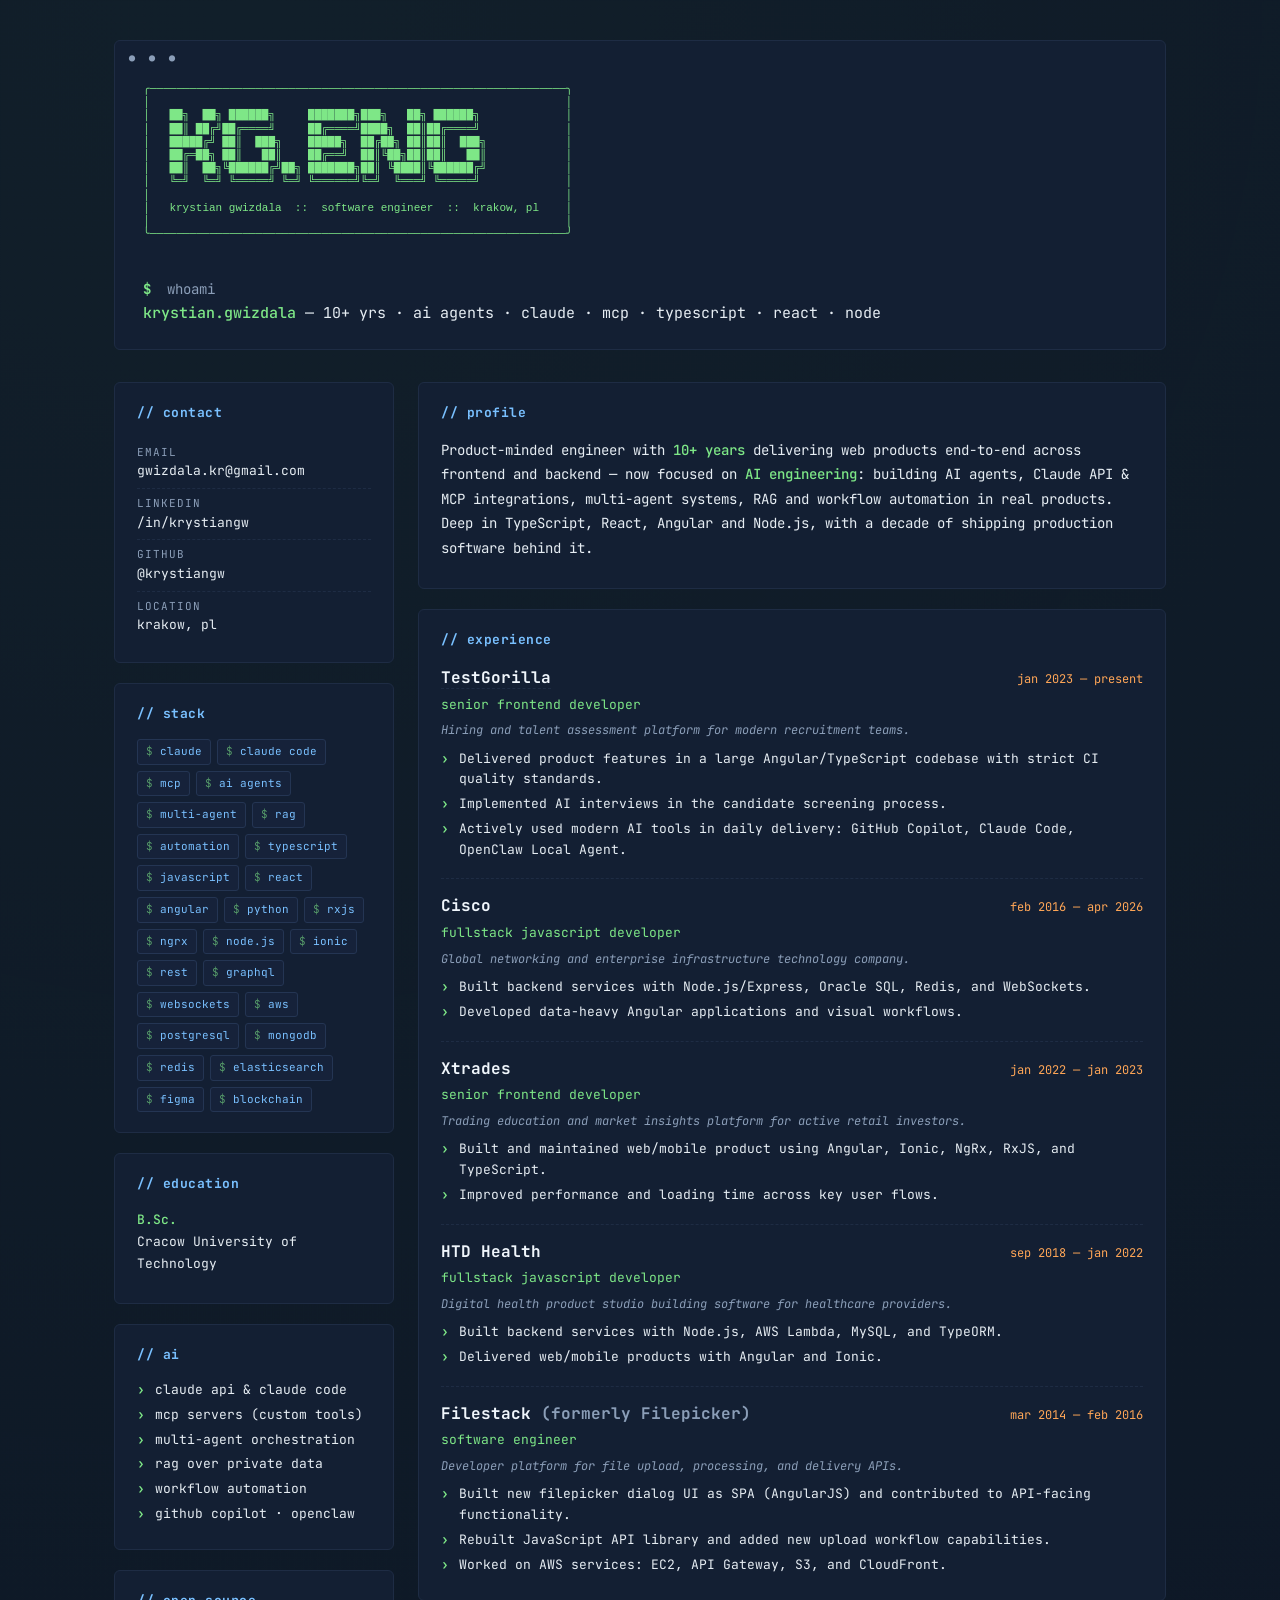
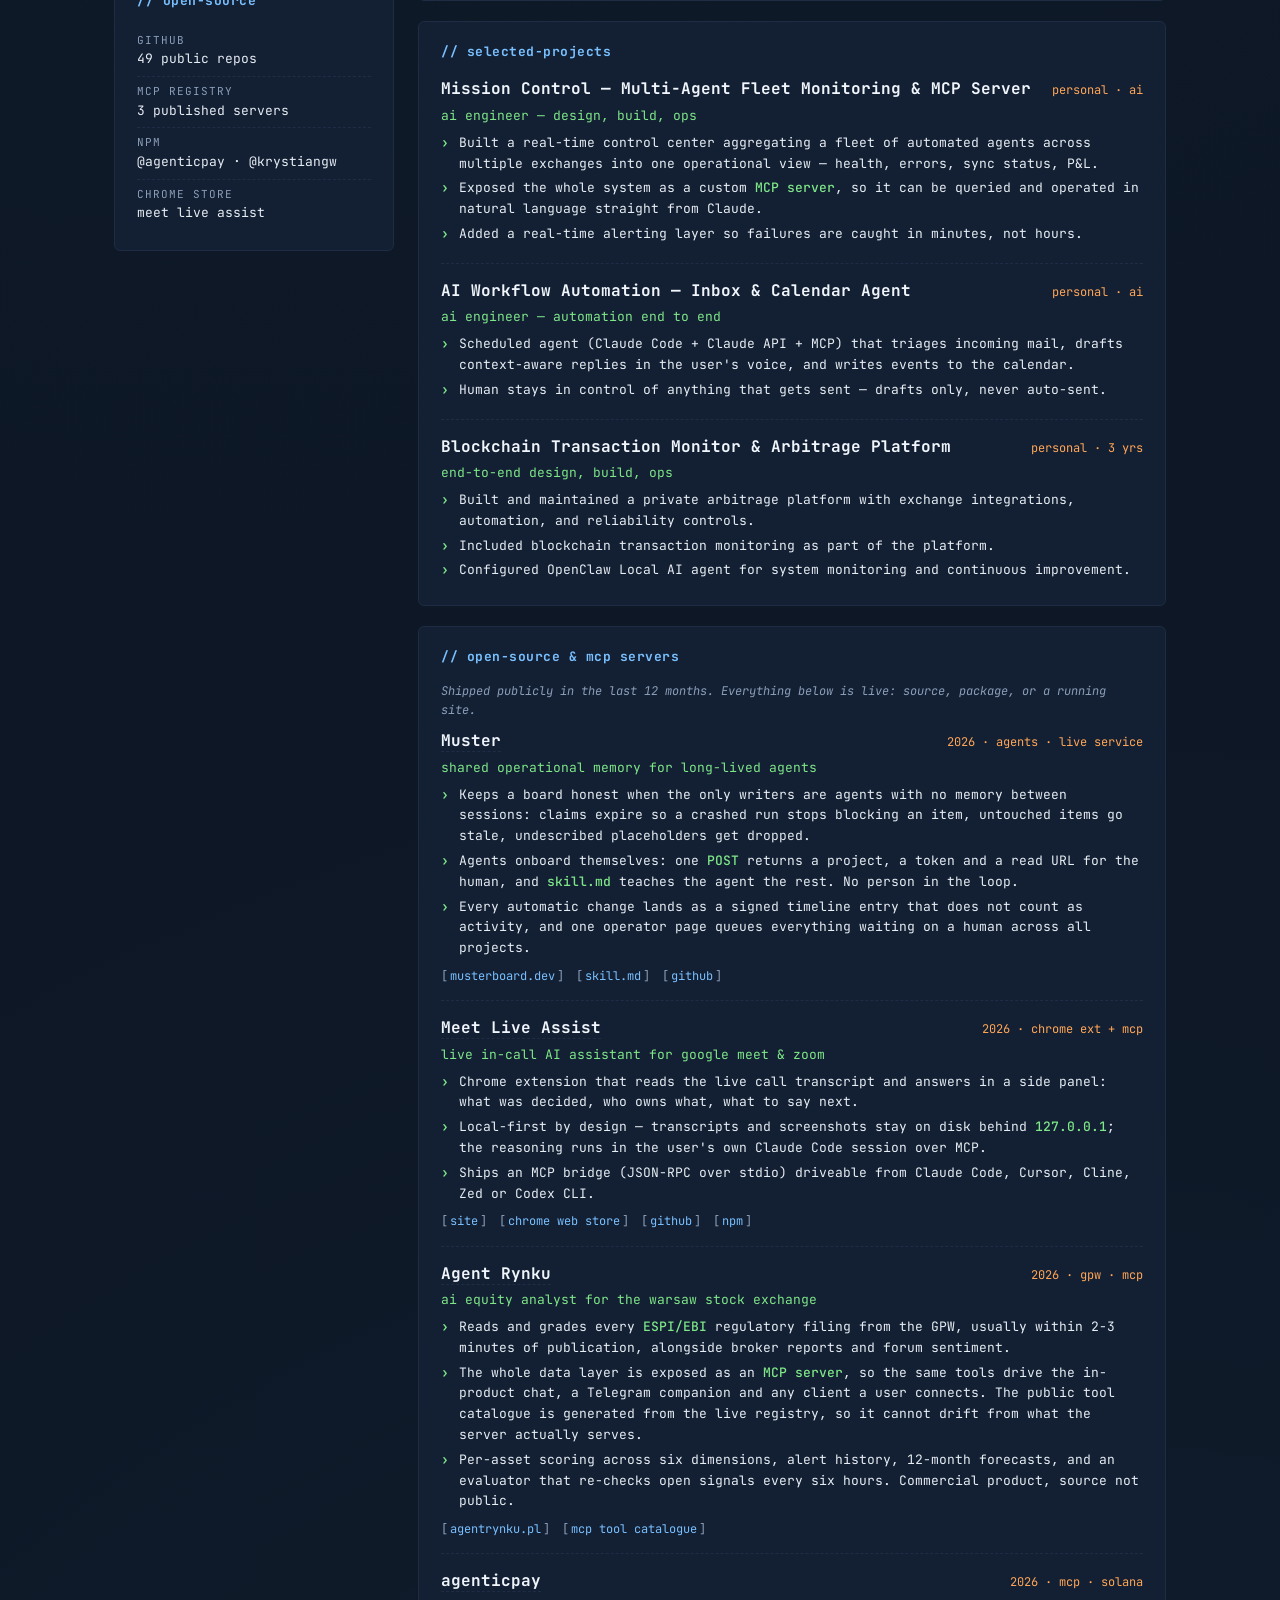
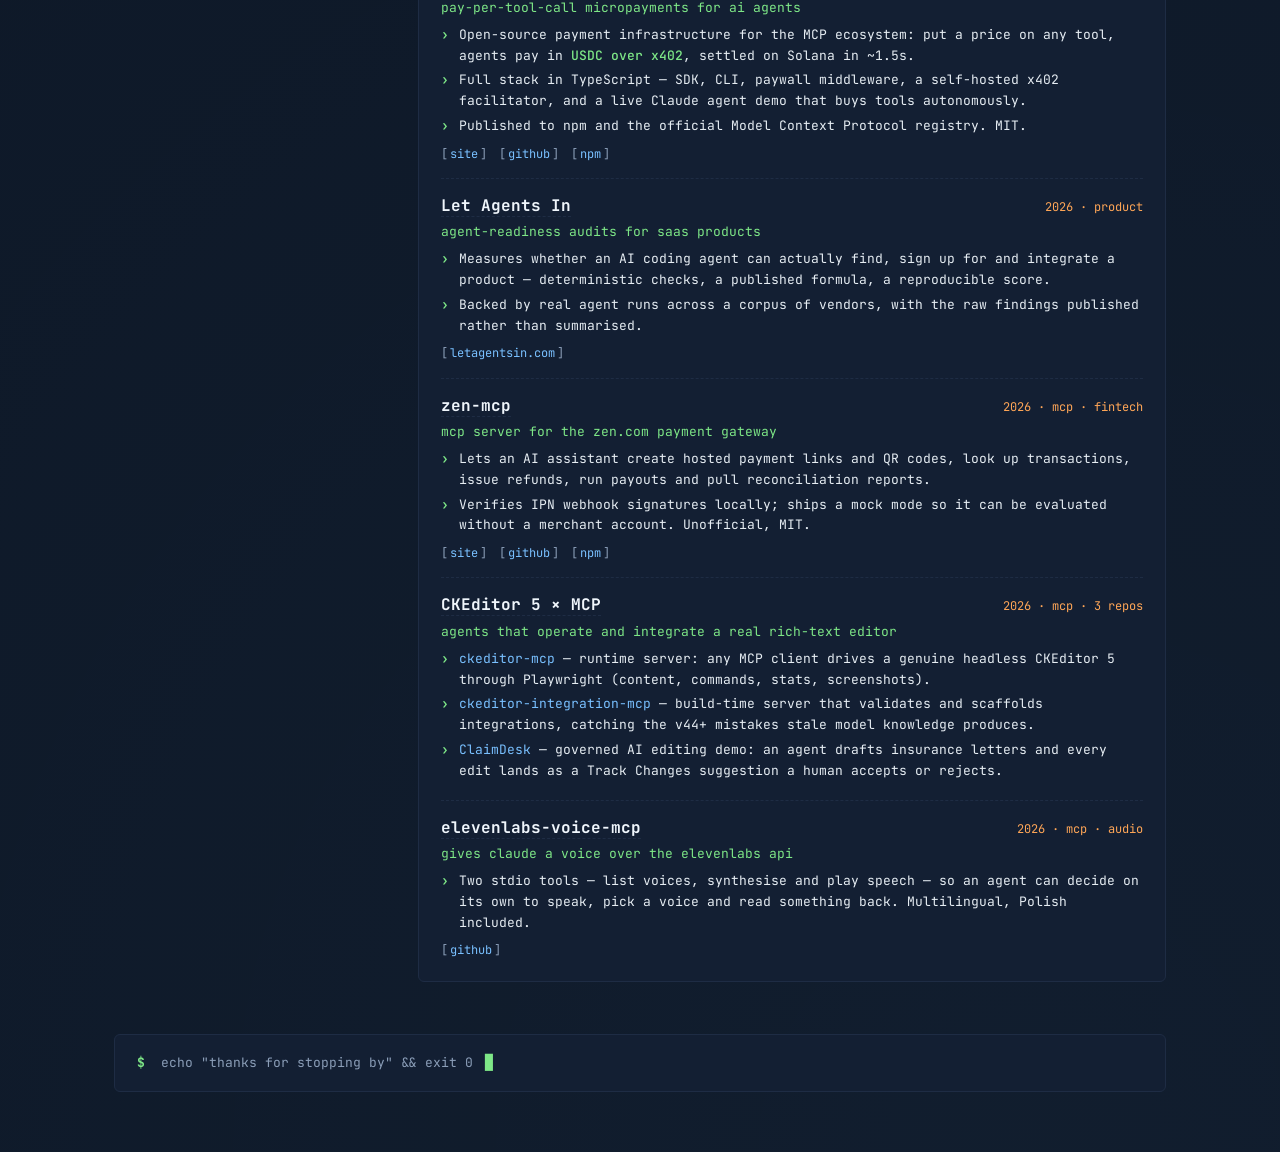
<file: index.html>
<!DOCTYPE html>
<html lang="en">
<head>
  <meta charset="UTF-8" />
  <meta name="viewport" content="width=device-width, initial-scale=1.0" />
  <title>Krystian Gwizdala — AI Engineer & Full-Stack Developer · Claude · MCP · TypeScript / React</title>
  <meta name="description" content="Krystian Gwizdala, AI engineer and full-stack developer in Krakow. 10+ years shipping web products, now building AI agents, Claude API and MCP integrations." />
  <meta name="author" content="Krystian Gwizdala" />
  <meta name="keywords" content="Krystian Gwizdala, AI engineer, software engineer, fullstack developer, frontend developer, Claude, Claude Code, MCP, Model Context Protocol, MCP server, AI agents, multi-agent, RAG, workflow automation, TypeScript, React, Angular, Node.js, Python, RxJS, NgRx, blockchain, Krakow, Poland, portfolio, open source, Muster, Agent Rynku, GPW, ESPI, Meet Live Assist, agenticpay, x402, zen-mcp, ckeditor-mcp, Let Agents In" />
  <link rel="canonical" href="https://krystian-gwizdala.github.io/" />
  <meta name="google-site-verification" content="AivhVutlgdzwPhOT26aWe5RxRWJp5YqixFXJ6ie48nM" />
  <meta name="robots" content="index, follow" />
  <meta name="googlebot" content="index, follow" />

  <meta property="og:type" content="profile" />
  <meta property="og:title" content="Krystian Gwizdala — AI Engineer & Full-Stack Developer" />
  <meta property="og:description" content="10+ years delivering web products end-to-end, now building AI agents, Claude API & MCP integrations and workflow automation. TypeScript, React, Node.js." />
  <meta property="og:url" content="https://krystian-gwizdala.github.io/" />
  <meta property="og:site_name" content="Krystian Gwizdala" />
  <meta property="og:image" content="https://krystian-gwizdala.github.io/og-image.png" />
  <meta property="og:image:width" content="1200" />
  <meta property="og:image:height" content="630" />
  <meta property="og:image:alt" content="Terminal window reading KG.ENG in block letters: krystian.gwizdala, AI Engineer and Full-Stack Developer, 10+ yrs, claude, mcp, ai agents, typescript, react, node." />
  <meta property="profile:first_name" content="Krystian" />
  <meta property="profile:last_name" content="Gwizdala" />
  <meta property="profile:username" content="krystiangw" />

  <meta name="twitter:card" content="summary_large_image" />
  <meta name="twitter:title" content="Krystian Gwizdala — AI Engineer & Full-Stack Developer" />
  <meta name="twitter:description" content="10+ years delivering web products end-to-end, now building AI agents, Claude API & MCP integrations and workflow automation. TypeScript, React, Node.js." />
  <meta name="twitter:image" content="https://krystian-gwizdala.github.io/og-image.png" />

  <link rel="preconnect" href="https://fonts.googleapis.com" />
  <link rel="preconnect" href="https://fonts.gstatic.com" crossorigin />
  <link href="https://fonts.googleapis.com/css2?family=JetBrains+Mono:wght@400;500;700&display=swap" rel="stylesheet" />
  <link rel="icon" href="icon.svg" type="image/svg+xml" />
  <link rel="stylesheet" href="style.css" />

  <script type="application/ld+json">
  {
    "@context": "https://schema.org",
    "@type": "Person",
    "name": "Krystian Gwizdala",
    "givenName": "Krystian",
    "familyName": "Gwizdala",
    "jobTitle": "AI Engineer & Full-Stack Developer",
    "description": "Product-minded engineer with 10+ years delivering web products end-to-end, now building AI agents, Claude API & MCP integrations, multi-agent systems, RAG and workflow automation.",
    "url": "https://krystian-gwizdala.github.io/",
    "email": "mailto:gwizdala.kr@gmail.com",
    "address": {
      "@type": "PostalAddress",
      "addressLocality": "Krakow",
      "addressCountry": "PL"
    },
    "alumniOf": {
      "@type": "CollegeOrUniversity",
      "name": "Cracow University of Technology"
    },
    "knowsAbout": [
      "AI Engineering", "Claude", "Claude Code", "Claude API",
      "Model Context Protocol (MCP)", "AI Agents", "Multi-Agent Systems",
      "Retrieval-Augmented Generation (RAG)", "Workflow Automation",
      "TypeScript", "JavaScript", "React", "Angular", "Node.js", "Python",
      "RxJS", "NgRx", "REST APIs", "GraphQL", "WebSockets",
      "AWS", "PostgreSQL", "MongoDB", "Redis", "Elasticsearch",
      "Blockchain"
    ],
    "sameAs": [
      "https://github.com/krystiangw",
      "https://www.linkedin.com/in/krystiangw"
    ]
  }
  </script>
  <script type="application/ld+json">
{
  "@context": "https://schema.org",
  "@type": "WebSite",
  "name": "Krystian Gwizdala",
  "url": "https://krystian-gwizdala.github.io/"
}
  </script>
  <script type="application/ld+json">
  {
    "@context": "https://schema.org",
    "@type": "ItemList",
    "name": "Open-source projects and MCP servers by Krystian Gwizdala",
    "itemListOrder": "https://schema.org/ItemListOrderAscending",
    "itemListElement": [
        {
          "@type": "ListItem",
          "position": 1,
          "item": {
            "@type": "WebApplication",
            "name": "Muster",
            "description": "Shared operational memory for long-lived agents: who is on duty, who owns what, what went stale and what needs a human. Claims expire, untouched items go stale, and agents sign up and integrate with no person in the loop.",
            "applicationCategory": "DeveloperApplication",
            "url": "https://musterboard.dev/",
            "codeRepository": "https://github.com/krystiangw/muster",
            "author": {
              "@type": "Person",
              "name": "Krystian Gwizdala"
            }
          }
        },
        {
          "@type": "ListItem",
          "position": 2,
          "item": {
            "@type": "SoftwareApplication",
            "name": "Meet Live Assist",
            "description": "Chrome extension and local MCP server that turns a Google Meet or Zoom call into a live AI assistant: reads the transcript and answers in a side panel, with all data kept on the user's machine.",
            "applicationCategory": "BrowserApplication",
            "operatingSystem": "Chrome",
            "url": "https://meet-live-assist.github.io/",
            "downloadUrl": "https://chromewebstore.google.com/detail/meet-live-assist/elhddnpchalnmgcgdicegfggifojbadk",
            "codeRepository": "https://github.com/krystiangw/meet-live-assist-extension",
            "author": {
              "@type": "Person",
              "name": "Krystian Gwizdala"
            }
          }
        },
        {
          "@type": "ListItem",
          "position": 3,
          "item": {
            "@type": "WebApplication",
            "name": "Agent Rynku",
            "description": "AI equity analyst for the Warsaw Stock Exchange (GPW): reads and grades every ESPI/EBI regulatory filing within minutes of publication, alongside broker reports and sentiment, and exposes its data layer as an MCP server used by the in-product chat, a Telegram bot and user-connected clients.",
            "applicationCategory": "FinanceApplication",
            "inLanguage": "pl",
            "url": "https://agentrynku.pl/",
            "author": {
              "@type": "Person",
              "name": "Krystian Gwizdala"
            }
          }
        },
        {
          "@type": "ListItem",
          "position": 4,
          "item": {
            "@type": "SoftwareSourceCode",
            "name": "agenticpay",
            "description": "MCP-native pay-per-tool-call micropayments for AI agents: price any tool, agents pay in USDC over x402, settled on Solana. SDK, CLI, paywall middleware and a self-hosted facilitator.",
            "programmingLanguage": "TypeScript",
            "license": "https://opensource.org/licenses/MIT",
            "url": "https://krystiangw.github.io/agenticpay/",
            "codeRepository": "https://github.com/krystiangw/agenticpay",
            "author": {
              "@type": "Person",
              "name": "Krystian Gwizdala"
            }
          }
        },
        {
          "@type": "ListItem",
          "position": 5,
          "item": {
            "@type": "WebSite",
            "name": "Let Agents In",
            "description": "Agent-readiness audits: measures whether an AI coding agent can find, register with and integrate a product, using deterministic checks and a published, reproducible scoring formula.",
            "url": "https://letagentsin.com/",
            "author": {
              "@type": "Person",
              "name": "Krystian Gwizdala"
            }
          }
        },
        {
          "@type": "ListItem",
          "position": 6,
          "item": {
            "@type": "SoftwareSourceCode",
            "name": "zen-mcp",
            "description": "Unofficial MCP server for the ZEN.com Payment Gateway: hosted payment links, transaction lookup, refunds, payouts, reporting and local IPN signature verification.",
            "programmingLanguage": "TypeScript",
            "license": "https://opensource.org/licenses/MIT",
            "url": "https://zenmcp.github.io/",
            "codeRepository": "https://github.com/krystiangw/zen-mcp",
            "author": {
              "@type": "Person",
              "name": "Krystian Gwizdala"
            }
          }
        },
        {
          "@type": "ListItem",
          "position": 7,
          "item": {
            "@type": "SoftwareSourceCode",
            "name": "ckeditor-mcp",
            "description": "MCP server that lets any AI agent operate a real headless CKEditor 5 instance over Playwright: read and set content, run editor commands, take screenshots.",
            "programmingLanguage": "TypeScript",
            "license": "https://opensource.org/licenses/MIT",
            "codeRepository": "https://github.com/krystiangw/ckeditor-mcp",
            "url": "https://github.com/krystiangw/ckeditor-mcp",
            "author": {
              "@type": "Person",
              "name": "Krystian Gwizdala"
            }
          }
        },
        {
          "@type": "ListItem",
          "position": 8,
          "item": {
            "@type": "SoftwareSourceCode",
            "name": "ckeditor-integration-mcp",
            "description": "Build-time MCP server that helps coding agents integrate CKEditor 5 correctly: validates setups, scaffolds integrations and catches v44+ licensing and bundling mistakes.",
            "programmingLanguage": "TypeScript",
            "license": "https://opensource.org/licenses/MIT",
            "codeRepository": "https://github.com/krystiangw/ckeditor-integration-mcp",
            "url": "https://github.com/krystiangw/ckeditor-integration-mcp",
            "author": {
              "@type": "Person",
              "name": "Krystian Gwizdala"
            }
          }
        },
        {
          "@type": "ListItem",
          "position": 9,
          "item": {
            "@type": "SoftwareSourceCode",
            "name": "ClaimDesk (ckeditor-agent-demo)",
            "description": "Governed AI editing demo: an agent drafts insurance correspondence in CKEditor 5 and every agent edit lands as a Track Changes suggestion a human must accept or reject.",
            "programmingLanguage": "JavaScript",
            "license": "https://opensource.org/licenses/MIT",
            "codeRepository": "https://github.com/krystiangw/ckeditor-agent-demo",
            "url": "https://github.com/krystiangw/ckeditor-agent-demo",
            "author": {
              "@type": "Person",
              "name": "Krystian Gwizdala"
            }
          }
        },
        {
          "@type": "ListItem",
          "position": 10,
          "item": {
            "@type": "SoftwareSourceCode",
            "name": "elevenlabs-voice-mcp",
            "description": "MCP server that gives Claude a voice through the ElevenLabs text-to-speech API: list voices, synthesise speech and play it back, multilingual by default.",
            "programmingLanguage": "TypeScript",
            "codeRepository": "https://github.com/krystiangw/elevenlabs-voice-mcp",
            "url": "https://github.com/krystiangw/elevenlabs-voice-mcp",
            "author": {
              "@type": "Person",
              "name": "Krystian Gwizdala"
            }
          }
        }
      ]
  }
  </script>
</head>
<body>
  <main class="terminal">

    <header class="hero">
      <pre class="ascii" aria-hidden="true">
╭───────────────────────────────────────────────────────────────╮
│                                                               │
│   ██╗  ██╗ ██████╗     ███████╗███╗   ██╗ ██████╗             │
│   ██║ ██╔╝██╔════╝     ██╔════╝████╗  ██║██╔════╝             │
│   █████╔╝ ██║  ███╗    █████╗  ██╔██╗ ██║██║  ███╗            │
│   ██╔═██╗ ██║   ██║    ██╔══╝  ██║╚██╗██║██║   ██║            │
│   ██║  ██╗╚██████╔╝██╗ ███████╗██║ ╚████║╚██████╔╝            │
│   ╚═╝  ╚═╝ ╚═════╝ ╚═╝ ╚══════╝╚═╝  ╚═══╝ ╚═════╝             │
│                                                               │
│   krystian gwizdala  ::  software engineer  ::  krakow, pl    │
│                                                               │
╰───────────────────────────────────────────────────────────────╯
      </pre>

      <div class="meta">
        <span class="prompt">$</span> whoami<br />
        <span class="meta-out">
          <span class="hl">krystian.gwizdala</span> — 10+ yrs · ai agents · claude · mcp · typescript · react · node
        </span>
      </div>
    </header>

    <section class="grid">

      <aside class="sidebar">

        <div class="block">
          <h2>// contact</h2>
          <ul class="kv">
            <li><span class="k">email</span><a class="v" href="mailto:gwizdala.kr@gmail.com">gwizdala.kr@gmail.com</a></li>
            <li><span class="k">linkedin</span><a class="v" href="https://www.linkedin.com/in/krystiangw" target="_blank" rel="noopener">/in/krystiangw</a></li>
            <li><span class="k">github</span><a class="v" href="https://github.com/krystiangw" target="_blank" rel="noopener">@krystiangw</a></li>
            <li><span class="k">location</span><span class="v">krakow, pl</span></li>
          </ul>
        </div>

        <div class="block">
          <h2>// stack</h2>
          <div class="tags">
            <span>claude</span>
            <span>claude code</span>
            <span>mcp</span>
            <span>ai agents</span>
            <span>multi-agent</span>
            <span>rag</span>
            <span>automation</span>
            <span>typescript</span>
            <span>javascript</span>
            <span>react</span>
            <span>angular</span>
            <span>python</span>
            <span>rxjs</span>
            <span>ngrx</span>
            <span>node.js</span>
            <span>ionic</span>
            <span>rest</span>
            <span>graphql</span>
            <span>websockets</span>
            <span>aws</span>
            <span>postgresql</span>
            <span>mongodb</span>
            <span>redis</span>
            <span>elasticsearch</span>
            <span>figma</span>
            <span>blockchain</span>
          </div>
        </div>

        <div class="block">
          <h2>// education</h2>
          <p class="edu">
            <span class="hl">B.Sc.</span><br />
            Cracow University of Technology
          </p>
        </div>

        <div class="block">
          <h2>// ai</h2>
          <ul class="bullets">
            <li>claude api &amp; claude code</li>
            <li>mcp servers (custom tools)</li>
            <li>multi-agent orchestration</li>
            <li>rag over private data</li>
            <li>workflow automation</li>
            <li>github copilot · openclaw</li>
          </ul>
        </div>

        <div class="block">
          <h2>// open-source</h2>
          <ul class="kv">
            <li><span class="k">github</span><a class="v" href="https://github.com/krystiangw?tab=repositories" target="_blank" rel="noopener">49 public repos</a></li>
            <li><span class="k">mcp registry</span><a class="v" href="https://registry.modelcontextprotocol.io/v0/servers?search=krystiangw" target="_blank" rel="noopener">3 published servers</a></li>
            <li><span class="k">npm</span><a class="v" href="https://www.npmjs.com/package/@agenticpay/mcp-bridge" target="_blank" rel="noopener">@agenticpay · @krystiangw</a></li>
            <li><span class="k">chrome store</span><a class="v" href="https://chromewebstore.google.com/detail/meet-live-assist/elhddnpchalnmgcgdicegfggifojbadk" target="_blank" rel="noopener">meet live assist</a></li>
          </ul>
        </div>

      </aside>

      <section class="content">

        <div class="block">
          <h2>// profile</h2>
          <p class="lead">
            Product-minded engineer with <span class="hl">10+ years</span> delivering
            web products end-to-end across frontend and backend — now focused on
            <span class="hl">AI engineering</span>: building AI agents, Claude API &amp; MCP
            integrations, multi-agent systems, RAG and workflow automation in real products.
            Deep in TypeScript, React, Angular and Node.js, with a decade of shipping
            production software behind it.
          </p>
        </div>

        <div class="block">
          <h2>// experience</h2>

          <article class="job">
            <header>
              <h3><a href="https://www.testgorilla.com" target="_blank" rel="noopener">TestGorilla</a></h3>
              <span class="when">jan 2023 — present</span>
            </header>
            <p class="role">senior frontend developer</p>
            <p class="desc">Hiring and talent assessment platform for modern recruitment teams.</p>
            <ul class="bullets">
              <li>Delivered product features in a large Angular/TypeScript codebase with strict CI quality standards.</li>
              <li>Implemented AI interviews in the candidate screening process.</li>
              <li>Actively used modern AI tools in daily delivery: GitHub Copilot, Claude Code, OpenClaw Local Agent.</li>
            </ul>
          </article>

          <article class="job">
            <header>
              <h3>Cisco</h3>
              <span class="when">feb 2016 — apr 2026</span>
            </header>
            <p class="role">fullstack javascript developer</p>
            <p class="desc">Global networking and enterprise infrastructure technology company.</p>
            <ul class="bullets">
              <li>Built backend services with Node.js/Express, Oracle SQL, Redis, and WebSockets.</li>
              <li>Developed data-heavy Angular applications and visual workflows.</li>
            </ul>
          </article>

          <article class="job">
            <header>
              <h3>Xtrades</h3>
              <span class="when">jan 2022 — jan 2023</span>
            </header>
            <p class="role">senior frontend developer</p>
            <p class="desc">Trading education and market insights platform for active retail investors.</p>
            <ul class="bullets">
              <li>Built and maintained web/mobile product using Angular, Ionic, NgRx, RxJS, and TypeScript.</li>
              <li>Improved performance and loading time across key user flows.</li>
            </ul>
          </article>

          <article class="job">
            <header>
              <h3>HTD Health</h3>
              <span class="when">sep 2018 — jan 2022</span>
            </header>
            <p class="role">fullstack javascript developer</p>
            <p class="desc">Digital health product studio building software for healthcare providers.</p>
            <ul class="bullets">
              <li>Built backend services with Node.js, AWS Lambda, MySQL, and TypeORM.</li>
              <li>Delivered web/mobile products with Angular and Ionic.</li>
            </ul>
          </article>

          <article class="job">
            <header>
              <h3>Filestack <span class="muted">(formerly Filepicker)</span></h3>
              <span class="when">mar 2014 — feb 2016</span>
            </header>
            <p class="role">software engineer</p>
            <p class="desc">Developer platform for file upload, processing, and delivery APIs.</p>
            <ul class="bullets">
              <li>Built new filepicker dialog UI as SPA (AngularJS) and contributed to API-facing functionality.</li>
              <li>Rebuilt JavaScript API library and added new upload workflow capabilities.</li>
              <li>Worked on AWS services: EC2, API Gateway, S3, and CloudFront.</li>
            </ul>
          </article>
        </div>

        <div class="block">
          <h2>// selected-projects</h2>

          <article class="job">
            <header>
              <h3>Mission Control — Multi-Agent Fleet Monitoring &amp; MCP Server</h3>
              <span class="when">personal · ai</span>
            </header>
            <p class="role">ai engineer — design, build, ops</p>
            <ul class="bullets">
              <li>Built a real-time control center aggregating a fleet of automated agents across multiple exchanges into one operational view — health, errors, sync status, P&amp;L.</li>
              <li>Exposed the whole system as a custom <span class="hl">MCP server</span>, so it can be queried and operated in natural language straight from Claude.</li>
              <li>Added a real-time alerting layer so failures are caught in minutes, not hours.</li>
            </ul>
          </article>

          <article class="job">
            <header>
              <h3>AI Workflow Automation — Inbox &amp; Calendar Agent</h3>
              <span class="when">personal · ai</span>
            </header>
            <p class="role">ai engineer — automation end to end</p>
            <ul class="bullets">
              <li>Scheduled agent (Claude Code + Claude API + MCP) that triages incoming mail, drafts context-aware replies in the user's voice, and writes events to the calendar.</li>
              <li>Human stays in control of anything that gets sent — drafts only, never auto-sent.</li>
            </ul>
          </article>

          <article class="job">
            <header>
              <h3>Blockchain Transaction Monitor &amp; Arbitrage Platform</h3>
              <span class="when">personal · 3 yrs</span>
            </header>
            <p class="role">end-to-end design, build, ops</p>
            <ul class="bullets">
              <li>Built and maintained a private arbitrage platform with exchange integrations, automation, and reliability controls.</li>
              <li>Included blockchain transaction monitoring as part of the platform.</li>
              <li>Configured OpenClaw Local AI agent for system monitoring and continuous improvement.</li>
            </ul>
          </article>
        </div>

        <div class="block">
          <h2>// open-source &amp; mcp servers</h2>
          <p class="desc">Shipped publicly in the last 12 months. Everything below is live: source, package, or a running site.</p>

          <article class="job">
            <header>
              <h3><a href="https://musterboard.dev/" target="_blank" rel="noopener">Muster</a></h3>
              <span class="when">2026 · agents · live service</span>
            </header>
            <p class="role">shared operational memory for long-lived agents</p>
            <ul class="bullets">
              <li>Keeps a board honest when the only writers are agents with no memory between sessions: claims expire so a crashed run stops blocking an item, untouched items go stale, undescribed placeholders get dropped.</li>
              <li>Agents onboard themselves: one <span class="hl">POST</span> returns a project, a token and a read URL for the human, and <span class="hl">skill.md</span> teaches the agent the rest. No person in the loop.</li>
              <li>Every automatic change lands as a signed timeline entry that does not count as activity, and one operator page queues everything waiting on a human across all projects.</li>
            </ul>
            <p class="links">
              <a href="https://musterboard.dev/" target="_blank" rel="noopener">musterboard.dev</a>
              <a href="https://musterboard.dev/skill.md" target="_blank" rel="noopener">skill.md</a>
              <a href="https://github.com/krystiangw/muster" target="_blank" rel="noopener">github</a>
            </p>
          </article>

          <article class="job">
            <header>
              <h3><a href="https://meet-live-assist.github.io/" target="_blank" rel="noopener">Meet Live Assist</a></h3>
              <span class="when">2026 · chrome ext + mcp</span>
            </header>
            <p class="role">live in-call AI assistant for google meet &amp; zoom</p>
            <ul class="bullets">
              <li>Chrome extension that reads the live call transcript and answers in a side panel: what was decided, who owns what, what to say next.</li>
              <li>Local-first by design — transcripts and screenshots stay on disk behind <span class="hl">127.0.0.1</span>; the reasoning runs in the user's own Claude Code session over MCP.</li>
              <li>Ships an MCP bridge (JSON-RPC over stdio) driveable from Claude Code, Cursor, Cline, Zed or Codex CLI.</li>
            </ul>
            <p class="links">
              <a href="https://meet-live-assist.github.io/" target="_blank" rel="noopener">site</a>
              <a href="https://chromewebstore.google.com/detail/meet-live-assist/elhddnpchalnmgcgdicegfggifojbadk" target="_blank" rel="noopener">chrome web store</a>
              <a href="https://github.com/krystiangw/meet-live-assist-extension" target="_blank" rel="noopener">github</a>
              <a href="https://www.npmjs.com/package/meet-live-assist-server" target="_blank" rel="noopener">npm</a>
            </p>
          </article>

          <article class="job">
            <header>
              <h3><a href="https://agentrynku.pl/" target="_blank" rel="noopener">Agent Rynku</a></h3>
              <span class="when">2026 · gpw · mcp</span>
            </header>
            <p class="role">ai equity analyst for the warsaw stock exchange</p>
            <ul class="bullets">
              <li>Reads and grades every <span class="hl">ESPI/EBI</span> regulatory filing from the GPW, usually within 2-3 minutes of publication, alongside broker reports and forum sentiment.</li>
              <li>The whole data layer is exposed as an <span class="hl">MCP server</span>, so the same tools drive the in-product chat, a Telegram companion and any client a user connects. The public tool catalogue is generated from the live registry, so it cannot drift from what the server actually serves.</li>
              <li>Per-asset scoring across six dimensions, alert history, 12-month forecasts, and an evaluator that re-checks open signals every six hours. Commercial product, source not public.</li>
            </ul>
            <p class="links">
              <a href="https://agentrynku.pl/" target="_blank" rel="noopener">agentrynku.pl</a>
              <a href="https://agentrynku.pl/mcp" target="_blank" rel="noopener">mcp tool catalogue</a>
            </p>
          </article>

          <article class="job">
            <header>
              <h3><a href="https://krystiangw.github.io/agenticpay/" target="_blank" rel="noopener">agenticpay</a></h3>
              <span class="when">2026 · mcp · solana</span>
            </header>
            <p class="role">pay-per-tool-call micropayments for ai agents</p>
            <ul class="bullets">
              <li>Open-source payment infrastructure for the MCP ecosystem: put a price on any tool, agents pay in <span class="hl">USDC over x402</span>, settled on Solana in ~1.5s.</li>
              <li>Full stack in TypeScript — SDK, CLI, paywall middleware, a self-hosted x402 facilitator, and a live Claude agent demo that buys tools autonomously.</li>
              <li>Published to npm and the official Model Context Protocol registry. MIT.</li>
            </ul>
            <p class="links">
              <a href="https://krystiangw.github.io/agenticpay/" target="_blank" rel="noopener">site</a>
              <a href="https://github.com/krystiangw/agenticpay" target="_blank" rel="noopener">github</a>
              <a href="https://www.npmjs.com/package/@agenticpay/mcp-bridge" target="_blank" rel="noopener">npm</a>
            </p>
          </article>

          <article class="job">
            <header>
              <h3><a href="https://letagentsin.com/" target="_blank" rel="noopener">Let Agents In</a></h3>
              <span class="when">2026 · product</span>
            </header>
            <p class="role">agent-readiness audits for saas products</p>
            <ul class="bullets">
              <li>Measures whether an AI coding agent can actually find, sign up for and integrate a product — deterministic checks, a published formula, a reproducible score.</li>
              <li>Backed by real agent runs across a corpus of vendors, with the raw findings published rather than summarised.</li>
            </ul>
            <p class="links">
              <a href="https://letagentsin.com/" target="_blank" rel="noopener">letagentsin.com</a>
            </p>
          </article>

          <article class="job">
            <header>
              <h3><a href="https://zenmcp.github.io/" target="_blank" rel="noopener">zen-mcp</a></h3>
              <span class="when">2026 · mcp · fintech</span>
            </header>
            <p class="role">mcp server for the zen.com payment gateway</p>
            <ul class="bullets">
              <li>Lets an AI assistant create hosted payment links and QR codes, look up transactions, issue refunds, run payouts and pull reconciliation reports.</li>
              <li>Verifies IPN webhook signatures locally; ships a mock mode so it can be evaluated without a merchant account. Unofficial, MIT.</li>
            </ul>
            <p class="links">
              <a href="https://zenmcp.github.io/" target="_blank" rel="noopener">site</a>
              <a href="https://github.com/krystiangw/zen-mcp" target="_blank" rel="noopener">github</a>
              <a href="https://www.npmjs.com/package/@krystiangw/zen-mcp" target="_blank" rel="noopener">npm</a>
            </p>
          </article>

          <article class="job">
            <header>
              <h3><a href="https://github.com/krystiangw/ckeditor-mcp" target="_blank" rel="noopener">CKEditor 5 × MCP</a></h3>
              <span class="when">2026 · mcp · 3 repos</span>
            </header>
            <p class="role">agents that operate and integrate a real rich-text editor</p>
            <ul class="bullets">
              <li><a href="https://github.com/krystiangw/ckeditor-mcp" target="_blank" rel="noopener">ckeditor-mcp</a> — runtime server: any MCP client drives a genuine headless CKEditor 5 through Playwright (content, commands, stats, screenshots).</li>
              <li><a href="https://github.com/krystiangw/ckeditor-integration-mcp" target="_blank" rel="noopener">ckeditor-integration-mcp</a> — build-time server that validates and scaffolds integrations, catching the v44+ mistakes stale model knowledge produces.</li>
              <li><a href="https://github.com/krystiangw/ckeditor-agent-demo" target="_blank" rel="noopener">ClaimDesk</a> — governed AI editing demo: an agent drafts insurance letters and every edit lands as a Track Changes suggestion a human accepts or rejects.</li>
            </ul>
          </article>

          <article class="job">
            <header>
              <h3><a href="https://github.com/krystiangw/elevenlabs-voice-mcp" target="_blank" rel="noopener">elevenlabs-voice-mcp</a></h3>
              <span class="when">2026 · mcp · audio</span>
            </header>
            <p class="role">gives claude a voice over the elevenlabs api</p>
            <ul class="bullets">
              <li>Two stdio tools — list voices, synthesise and play speech — so an agent can decide on its own to speak, pick a voice and read something back. Multilingual, Polish included.</li>
            </ul>
            <p class="links">
              <a href="https://github.com/krystiangw/elevenlabs-voice-mcp" target="_blank" rel="noopener">github</a>
            </p>
          </article>
        </div>

      </section>
    </section>

    <footer class="foot">
      <span class="prompt">$</span> echo "thanks for stopping by" &amp;&amp; exit 0
      <span class="cursor">█</span>
    </footer>

  </main>

  <script data-goatcounter="https://krystiangw.goatcounter.com/count"
          async src="//gc.zgo.at/count.js"></script>
</body>
</html>
</file>
<file: style.css>
:root {
  --bg: #0d1726;
  --bg-2: #131f33;
  --fg: #e6edf3;
  --muted: #8b9eb8;
  --line: #1e2c44;
  --accent: #7ee787;
  --accent-2: #79c0ff;
  --accent-3: #ffa657;
  --hl: #f0f6fc;
  --tag-bg: #16223a;
  --tag-bd: #243553;
  --mono: 'JetBrains Mono', ui-monospace, SFMono-Regular, Menlo, Consolas, monospace;
}

* {
  box-sizing: border-box;
}

html, body {
  margin: 0;
  padding: 0;
  background: var(--bg);
  color: var(--fg);
  font-family: var(--mono);
  font-size: 14px;
  line-height: 1.6;
  -webkit-font-smoothing: antialiased;
}

body {
  background-image:
    radial-gradient(circle at 20% 0%, rgba(126, 231, 135, 0.04) 0%, transparent 50%),
    radial-gradient(circle at 80% 100%, rgba(121, 192, 255, 0.04) 0%, transparent 50%);
  min-height: 100vh;
}

.terminal {
  max-width: 1100px;
  margin: 0 auto;
  padding: 40px 24px 60px;
}

/* hero */
.hero {
  border: 1px solid var(--line);
  border-radius: 6px;
  padding: 24px 28px;
  background: var(--bg-2);
  margin-bottom: 32px;
  position: relative;
}

.hero::before {
  content: "● ● ●";
  position: absolute;
  top: 10px;
  left: 14px;
  color: var(--muted);
  font-size: 10px;
  letter-spacing: 4px;
}

.ascii {
  margin: 18px 0 24px;
  color: var(--accent);
  font-size: 11px;
  line-height: 1.2;
  overflow-x: auto;
  white-space: pre;
}

.meta {
  font-size: 14px;
  color: var(--muted);
}

.meta-out {
  margin-top: 4px;
  color: var(--fg);
  font-size: 15px;
}

.prompt {
  color: var(--accent);
  font-weight: 700;
  margin-right: 8px;
}

.hl {
  color: var(--accent);
  font-weight: 500;
}

.muted {
  color: var(--muted);
}

/* layout */
.grid {
  display: grid;
  grid-template-columns: 280px 1fr;
  gap: 24px;
}

@media (max-width: 820px) {
  .grid {
    grid-template-columns: 1fr;
  }
}

.block {
  background: var(--bg-2);
  border: 1px solid var(--line);
  border-radius: 6px;
  padding: 20px 22px;
  margin-bottom: 20px;
}

h2 {
  font-size: 13px;
  font-weight: 700;
  letter-spacing: 0.5px;
  color: var(--accent-2);
  margin: 0 0 14px;
  text-transform: lowercase;
}

h3 {
  font-size: 16px;
  font-weight: 700;
  margin: 0;
  color: var(--hl);
}

h3 a {
  color: inherit;
  text-decoration: none;
  border-bottom: 1px dashed var(--line);
}

h3 a:hover {
  color: var(--accent);
  border-color: var(--accent);
}

p {
  margin: 0 0 8px;
}

a {
  color: var(--accent-2);
  text-decoration: none;
}

a:hover {
  text-decoration: underline;
}

/* sidebar */
.kv {
  list-style: none;
  margin: 0;
  padding: 0;
}

.kv li {
  display: flex;
  flex-direction: column;
  padding: 6px 0;
  border-bottom: 1px dashed var(--line);
  font-size: 13px;
}

.kv li:last-child {
  border-bottom: none;
}

.kv .k {
  color: var(--muted);
  font-size: 11px;
  text-transform: uppercase;
  letter-spacing: 1px;
}

.kv .v {
  color: var(--fg);
  word-break: break-all;
}

a.v:hover {
  color: var(--accent);
}

.tags {
  display: flex;
  flex-wrap: wrap;
  gap: 6px;
}

.tags span {
  background: var(--tag-bg);
  border: 1px solid var(--tag-bd);
  border-radius: 3px;
  padding: 3px 8px;
  font-size: 11px;
  color: var(--accent-2);
}

.tags span::before {
  content: "$ ";
  color: var(--accent);
  opacity: 0.6;
}

.edu {
  font-size: 13px;
  color: var(--fg);
  line-height: 1.7;
}

/* content */
.lead {
  font-size: 14px;
  color: var(--fg);
  line-height: 1.75;
}

.job {
  padding: 14px 0;
  border-bottom: 1px dashed var(--line);
}

.job:last-child {
  border-bottom: none;
  padding-bottom: 0;
}

.job:first-of-type {
  padding-top: 0;
}

.job header {
  display: flex;
  justify-content: space-between;
  align-items: baseline;
  flex-wrap: wrap;
  gap: 8px;
  margin-bottom: 4px;
}

.when {
  color: var(--accent-3);
  font-size: 12px;
  white-space: nowrap;
}

.role {
  color: var(--accent);
  font-size: 13px;
  margin: 2px 0 6px;
}

.desc {
  color: var(--muted);
  font-size: 12px;
  font-style: italic;
  margin: 0 0 8px;
}

ul.bullets {
  list-style: none;
  margin: 0;
  padding: 0;
}

ul.bullets li {
  position: relative;
  padding-left: 18px;
  margin-bottom: 4px;
  font-size: 13px;
  color: var(--fg);
}

ul.bullets li::before {
  content: "›";
  position: absolute;
  left: 0;
  color: var(--accent);
  font-weight: 700;
}

.links {
  display: flex;
  flex-wrap: wrap;
  gap: 4px 12px;
  margin: 8px 0 0;
  font-size: 12px;
}

.links a::before {
  content: "[";
  color: var(--muted);
  margin-right: 2px;
}

.links a::after {
  content: "]";
  color: var(--muted);
  margin-left: 2px;
}

.links a:hover {
  color: var(--accent);
  text-decoration: none;
}

/* footer */
.foot {
  margin-top: 32px;
  padding: 18px 22px;
  border: 1px solid var(--line);
  border-radius: 6px;
  background: var(--bg-2);
  color: var(--muted);
  font-size: 13px;
}

.cursor {
  display: inline-block;
  color: var(--accent);
  margin-left: 4px;
  animation: blink 1.1s step-end infinite;
}

@keyframes blink {
  50% { opacity: 0; }
}

/* selection */
::selection {
  background: var(--accent);
  color: var(--bg);
}

/* scrollbar */
::-webkit-scrollbar {
  width: 10px;
  height: 10px;
}
::-webkit-scrollbar-track {
  background: var(--bg);
}
::-webkit-scrollbar-thumb {
  background: var(--line);
  border-radius: 5px;
}
::-webkit-scrollbar-thumb:hover {
  background: var(--tag-bd);
}
</file>
